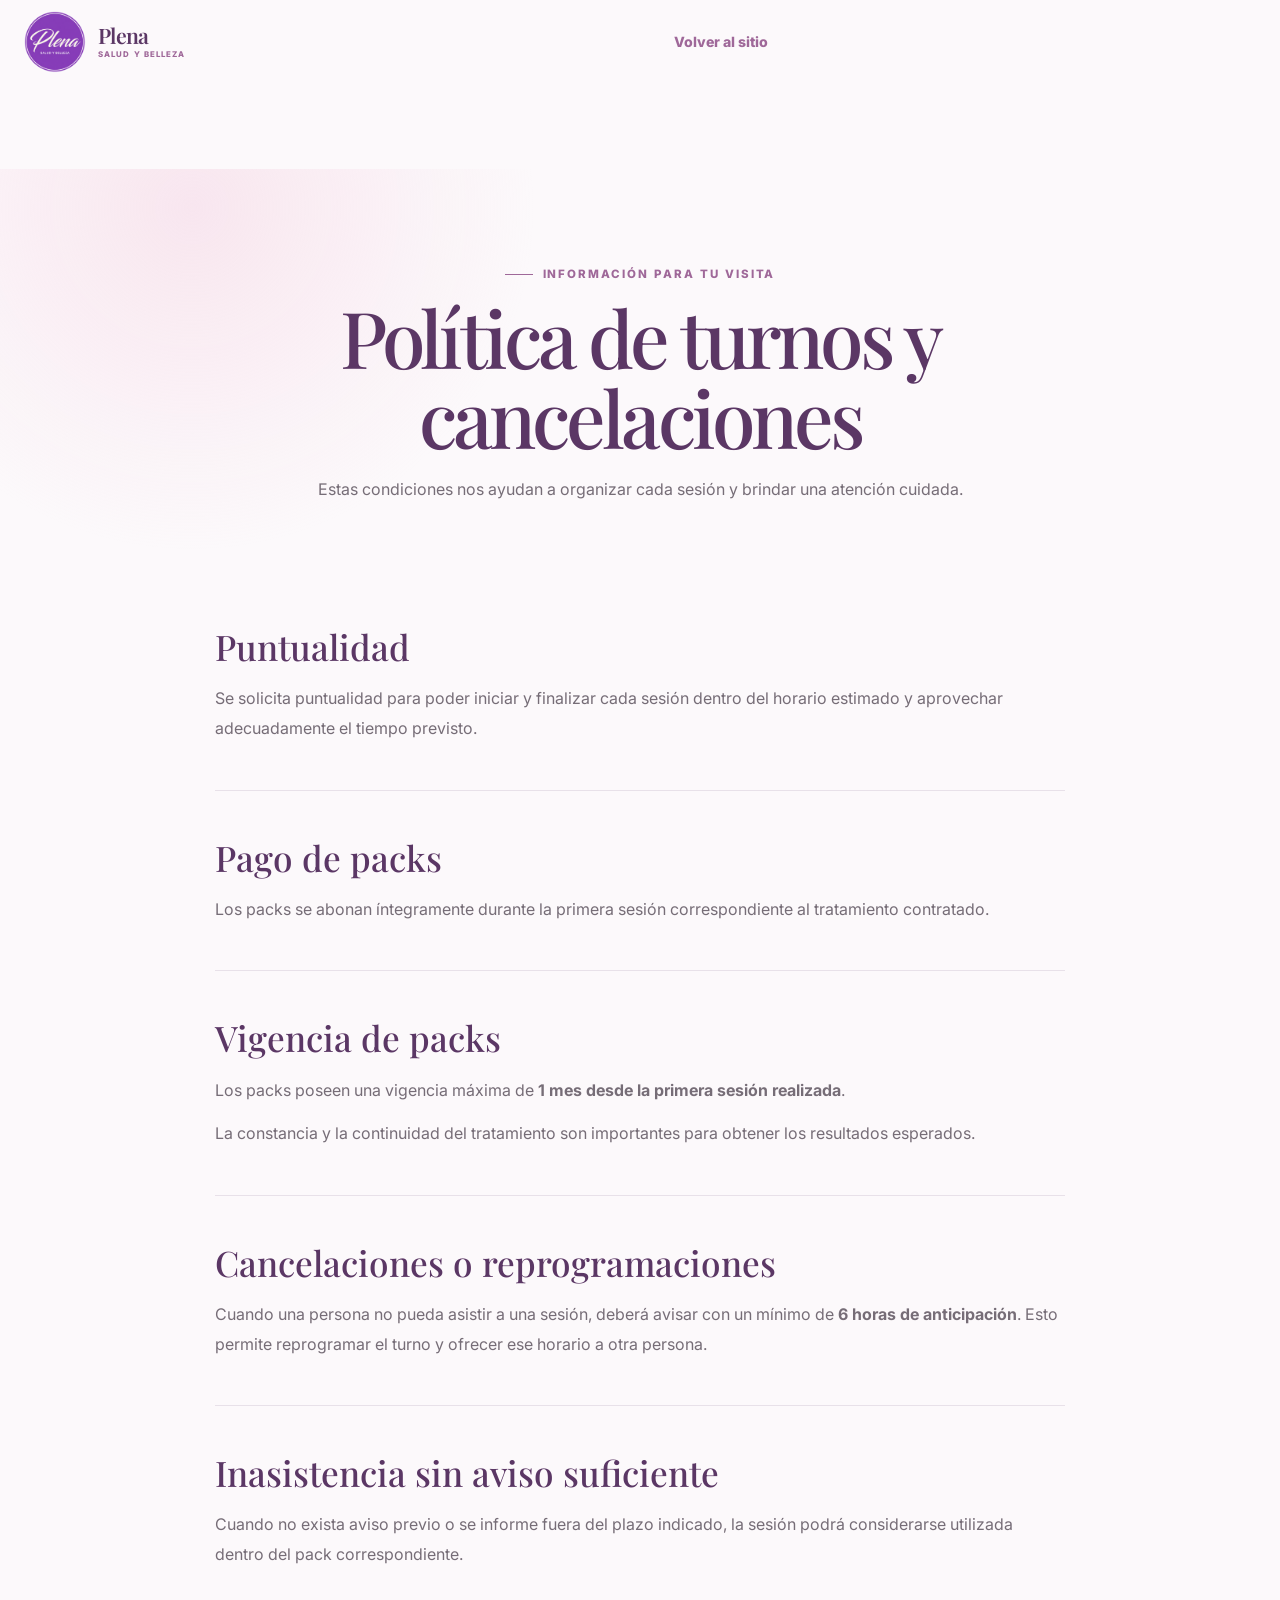
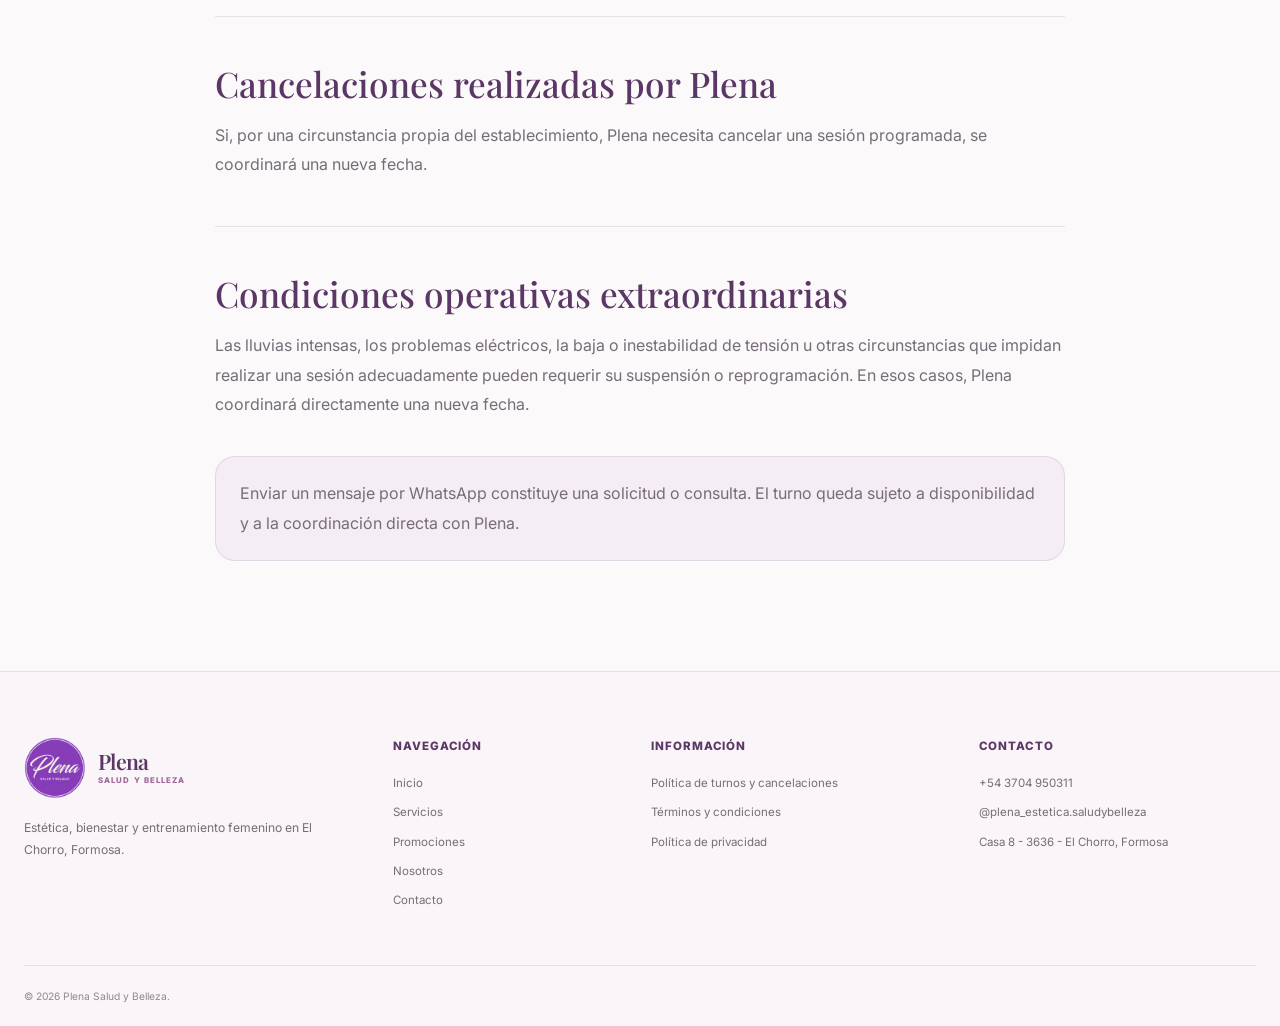
<file: politica-turnos.html>
<!DOCTYPE html>
<html lang="es">
<head>
    <meta charset="UTF-8">
    <meta name="viewport" content="width=device-width, initial-scale=1.0">
    <meta name="description" content="Conocé las condiciones de puntualidad, packs, cancelaciones y reprogramaciones de Plena Salud y Belleza.">
    <meta name="theme-color" content="#FCF9FB">
    <title>Política de turnos y cancelaciones | Plena Salud y Belleza</title>
    <link rel="icon" href="public/favicon/favicon.ico" sizes="any">
    <link rel="preconnect" href="https://fonts.googleapis.com">
    <link rel="preconnect" href="https://fonts.gstatic.com" crossorigin>
    <link href="https://fonts.googleapis.com/css2?family=Inter:wght@400;500;600;700;800&family=Playfair+Display:ital,wght@0,500;0,600;1,500&display=swap" rel="stylesheet">
    <link rel="stylesheet" href="src/css/main.css">
    <link rel="stylesheet" href="src/css/components.css">
    <link rel="stylesheet" href="src/css/responsive.css">
</head>
<body>
    <header class="site-header legal-site-header" id="siteHeader">
        <div class="container">
            <nav class="nav" aria-label="Navegación principal">
                <a href="index.html" class="brand" aria-label="Plena Salud y Belleza - Inicio">
                    <img src="public/images/branding/logotipo-plena.png" alt="Logotipo de Plena Salud y Belleza" class="brand-logo">
                    <span class="brand-copy"><strong>Plena</strong><small>SALUD Y BELLEZA</small></span>
                </a>
                <div class="desktop-nav"><a class="nav-link-home" href="index.html">Volver al sitio</a></div>
            </nav>
        </div>
    </header>
    <main class="legal-page">
        <header class="legal-hero">
            <div class="container">
                <span class="eyebrow">Información para tu visita</span>
                <h1>Política de turnos y cancelaciones</h1>
                <p>Estas condiciones nos ayudan a organizar cada sesión y brindar una atención cuidada.</p>
            </div>
        </header>
        <article class="legal-content">
            <section aria-labelledby="puntualidad"><h2 id="puntualidad">Puntualidad</h2><p>Se solicita puntualidad para poder iniciar y finalizar cada sesión dentro del horario estimado y aprovechar adecuadamente el tiempo previsto.</p></section>
            <section aria-labelledby="pago-packs"><h2 id="pago-packs">Pago de packs</h2><p>Los packs se abonan íntegramente durante la primera sesión correspondiente al tratamiento contratado.</p></section>
            <section aria-labelledby="vigencia-packs"><h2 id="vigencia-packs">Vigencia de packs</h2><p>Los packs poseen una vigencia máxima de <strong>1 mes desde la primera sesión realizada</strong>.</p><p>La constancia y la continuidad del tratamiento son importantes para obtener los resultados esperados.</p></section>
            <section aria-labelledby="cancelaciones-clienta"><h2 id="cancelaciones-clienta">Cancelaciones o reprogramaciones</h2><p>Cuando una persona no pueda asistir a una sesión, deberá avisar con un mínimo de <strong>6 horas de anticipación</strong>. Esto permite reprogramar el turno y ofrecer ese horario a otra persona.</p></section>
            <section aria-labelledby="inasistencia"><h2 id="inasistencia">Inasistencia sin aviso suficiente</h2><p>Cuando no exista aviso previo o se informe fuera del plazo indicado, la sesión podrá considerarse utilizada dentro del pack correspondiente.</p></section>
            <section aria-labelledby="cancelaciones-plena"><h2 id="cancelaciones-plena">Cancelaciones realizadas por Plena</h2><p>Si, por una circunstancia propia del establecimiento, Plena necesita cancelar una sesión programada, se coordinará una nueva fecha.</p></section>
            <section aria-labelledby="condiciones-extraordinarias"><h2 id="condiciones-extraordinarias">Condiciones operativas extraordinarias</h2><p>Las lluvias intensas, los problemas eléctricos, la baja o inestabilidad de tensión u otras circunstancias que impidan realizar una sesión adecuadamente pueden requerir su suspensión o reprogramación. En esos casos, Plena coordinará directamente una nueva fecha.</p></section>
            <p class="legal-note">Enviar un mensaje por WhatsApp constituye una solicitud o consulta. El turno queda sujeto a disponibilidad y a la coordinación directa con Plena.</p>
        </article>
    </main>
    <footer class="footer legal-footer"><div class="container"><div class="footer-grid">
        <div class="footer-brand"><a href="index.html" class="brand"><img src="public/images/branding/logotipo-plena.png" alt="" class="brand-logo"><span class="brand-copy"><strong>Plena</strong><small>SALUD Y BELLEZA</small></span></a><p>Estética, bienestar y entrenamiento femenino en El Chorro, Formosa.</p></div>
        <div class="footer-column"><h3>Navegación</h3><ul class="footer-links"><li><a href="index.html">Inicio</a></li><li><a href="index.html#servicios">Servicios</a></li><li><a href="index.html#novedades">Promociones</a></li><li><a href="index.html#nosotros">Nosotros</a></li><li><a href="index.html#ubicacion">Contacto</a></li></ul></div>
        <div class="footer-column"><h3>Información</h3><ul class="footer-links"><li><a href="politica-turnos.html" aria-current="page">Política de turnos y cancelaciones</a></li><li><a href="terminos-y-condiciones.html">Términos y condiciones</a></li><li><a href="privacidad.html">Política de privacidad</a></li></ul></div>
        <div class="footer-column"><h3>Contacto</h3><ul class="footer-links"><li>+54 3704 950311</li><li>@plena_estetica.saludybelleza</li><li>Casa 8 - 3636 - El Chorro, Formosa</li></ul></div>
    </div><div class="footer-bottom"><span>© <span id="currentYear"></span> Plena Salud y Belleza.</span></div></div></footer>
    <script src="src/js/main.js" defer></script>
</body>
</html>
</file>
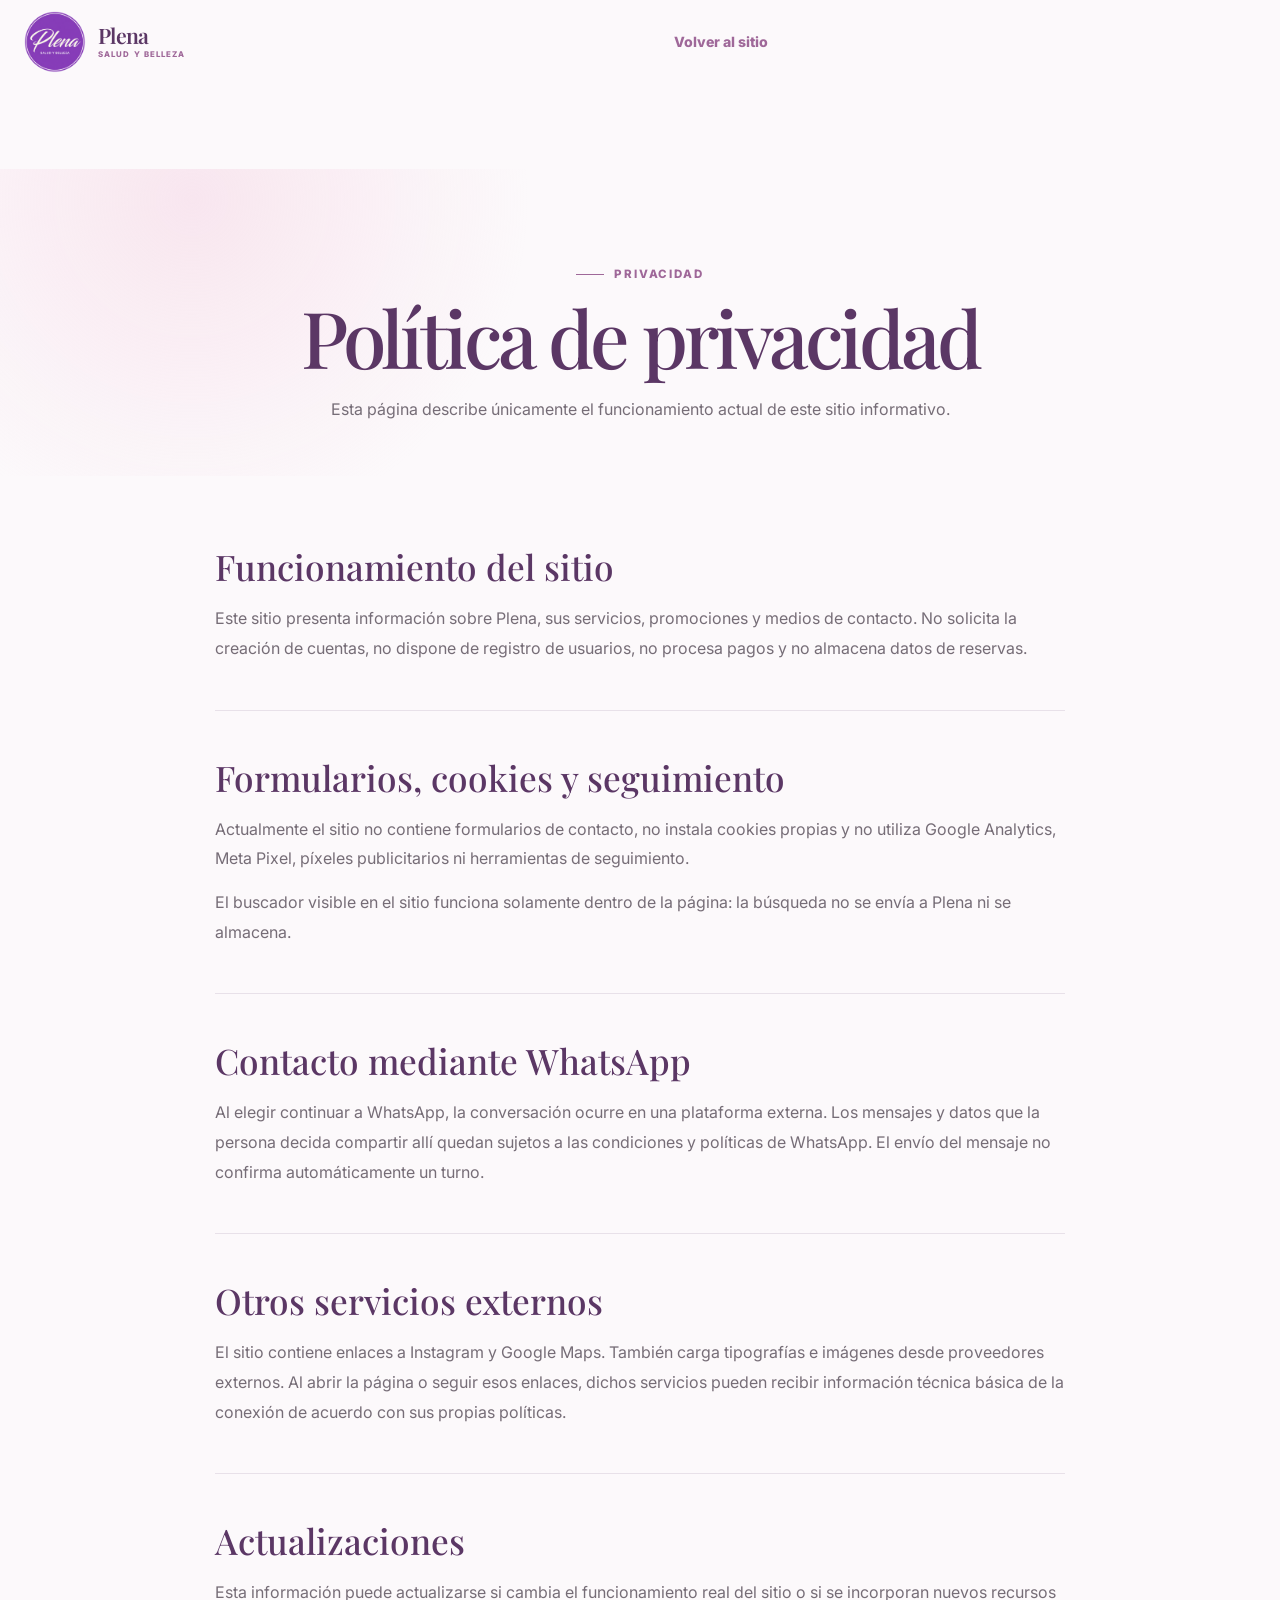
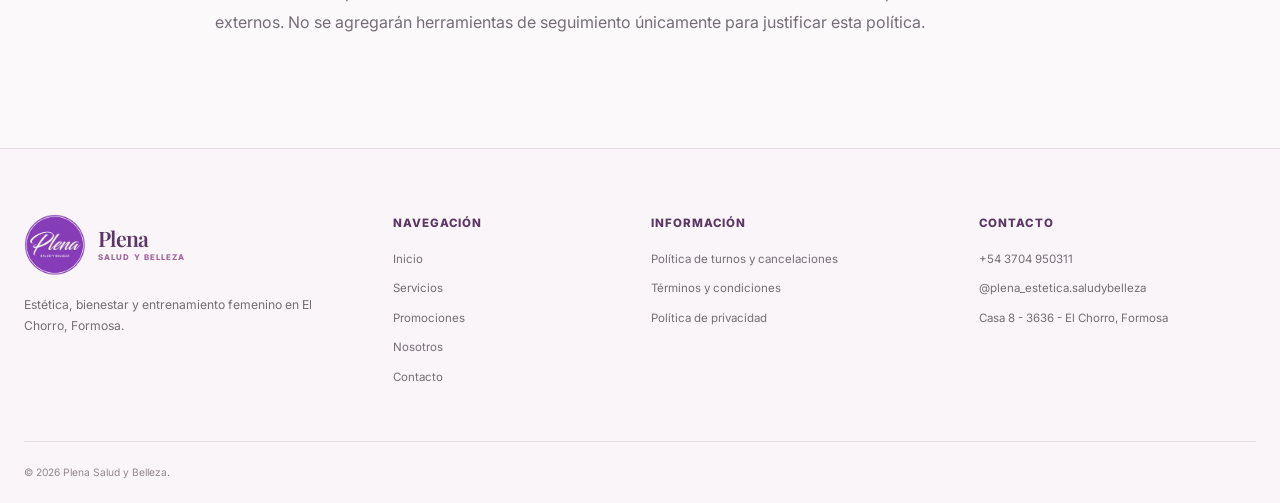
<file: privacidad.html>
<!DOCTYPE html>
<html lang="es">
<head>
    <meta charset="UTF-8">
    <meta name="viewport" content="width=device-width, initial-scale=1.0">
    <meta name="description" content="Información clara sobre privacidad y servicios externos utilizados por el sitio de Plena Salud y Belleza.">
    <meta name="theme-color" content="#FCF9FB">
    <title>Política de privacidad | Plena Salud y Belleza</title>
    <link rel="icon" href="public/favicon/favicon.ico" sizes="any">
    <link rel="preconnect" href="https://fonts.googleapis.com">
    <link rel="preconnect" href="https://fonts.gstatic.com" crossorigin>
    <link href="https://fonts.googleapis.com/css2?family=Inter:wght@400;500;600;700;800&family=Playfair+Display:ital,wght@0,500;0,600;1,500&display=swap" rel="stylesheet">
    <link rel="stylesheet" href="src/css/main.css"><link rel="stylesheet" href="src/css/components.css"><link rel="stylesheet" href="src/css/responsive.css">
</head>
<body>
    <header class="site-header legal-site-header" id="siteHeader"><div class="container"><nav class="nav" aria-label="Navegación principal"><a href="index.html" class="brand" aria-label="Plena Salud y Belleza - Inicio"><img src="public/images/branding/logotipo-plena.png" alt="Logotipo de Plena Salud y Belleza" class="brand-logo"><span class="brand-copy"><strong>Plena</strong><small>SALUD Y BELLEZA</small></span></a><div class="desktop-nav"><a class="nav-link-home" href="index.html">Volver al sitio</a></div></nav></div></header>
    <main class="legal-page">
        <header class="legal-hero"><div class="container"><span class="eyebrow">Privacidad</span><h1>Política de privacidad</h1><p>Esta página describe únicamente el funcionamiento actual de este sitio informativo.</p></div></header>
        <article class="legal-content">
            <section><h2>Funcionamiento del sitio</h2><p>Este sitio presenta información sobre Plena, sus servicios, promociones y medios de contacto. No solicita la creación de cuentas, no dispone de registro de usuarios, no procesa pagos y no almacena datos de reservas.</p></section>
            <section><h2>Formularios, cookies y seguimiento</h2><p>Actualmente el sitio no contiene formularios de contacto, no instala cookies propias y no utiliza Google Analytics, Meta Pixel, píxeles publicitarios ni herramientas de seguimiento.</p><p>El buscador visible en el sitio funciona solamente dentro de la página: la búsqueda no se envía a Plena ni se almacena.</p></section>
            <section><h2>Contacto mediante WhatsApp</h2><p>Al elegir continuar a WhatsApp, la conversación ocurre en una plataforma externa. Los mensajes y datos que la persona decida compartir allí quedan sujetos a las condiciones y políticas de WhatsApp. El envío del mensaje no confirma automáticamente un turno.</p></section>
            <section><h2>Otros servicios externos</h2><p>El sitio contiene enlaces a Instagram y Google Maps. También carga tipografías e imágenes desde proveedores externos. Al abrir la página o seguir esos enlaces, dichos servicios pueden recibir información técnica básica de la conexión de acuerdo con sus propias políticas.</p></section>
            <section><h2>Actualizaciones</h2><p>Esta información puede actualizarse si cambia el funcionamiento real del sitio o si se incorporan nuevos recursos externos. No se agregarán herramientas de seguimiento únicamente para justificar esta política.</p></section>
        </article>
    </main>
    <footer class="footer legal-footer"><div class="container"><div class="footer-grid">
        <div class="footer-brand"><a href="index.html" class="brand"><img src="public/images/branding/logotipo-plena.png" alt="" class="brand-logo"><span class="brand-copy"><strong>Plena</strong><small>SALUD Y BELLEZA</small></span></a><p>Estética, bienestar y entrenamiento femenino en El Chorro, Formosa.</p></div>
        <div class="footer-column"><h3>Navegación</h3><ul class="footer-links"><li><a href="index.html">Inicio</a></li><li><a href="index.html#servicios">Servicios</a></li><li><a href="index.html#novedades">Promociones</a></li><li><a href="index.html#nosotros">Nosotros</a></li><li><a href="index.html#ubicacion">Contacto</a></li></ul></div>
        <div class="footer-column"><h3>Información</h3><ul class="footer-links"><li><a href="politica-turnos.html">Política de turnos y cancelaciones</a></li><li><a href="terminos-y-condiciones.html">Términos y condiciones</a></li><li><a href="privacidad.html" aria-current="page">Política de privacidad</a></li></ul></div>
        <div class="footer-column"><h3>Contacto</h3><ul class="footer-links"><li>+54 3704 950311</li><li>@plena_estetica.saludybelleza</li><li>Casa 8 - 3636 - El Chorro, Formosa</li></ul></div>
    </div><div class="footer-bottom"><span>© <span id="currentYear"></span> Plena Salud y Belleza.</span></div></div></footer>
    <script src="src/js/main.js" defer></script>
</body>
</html>
</file>
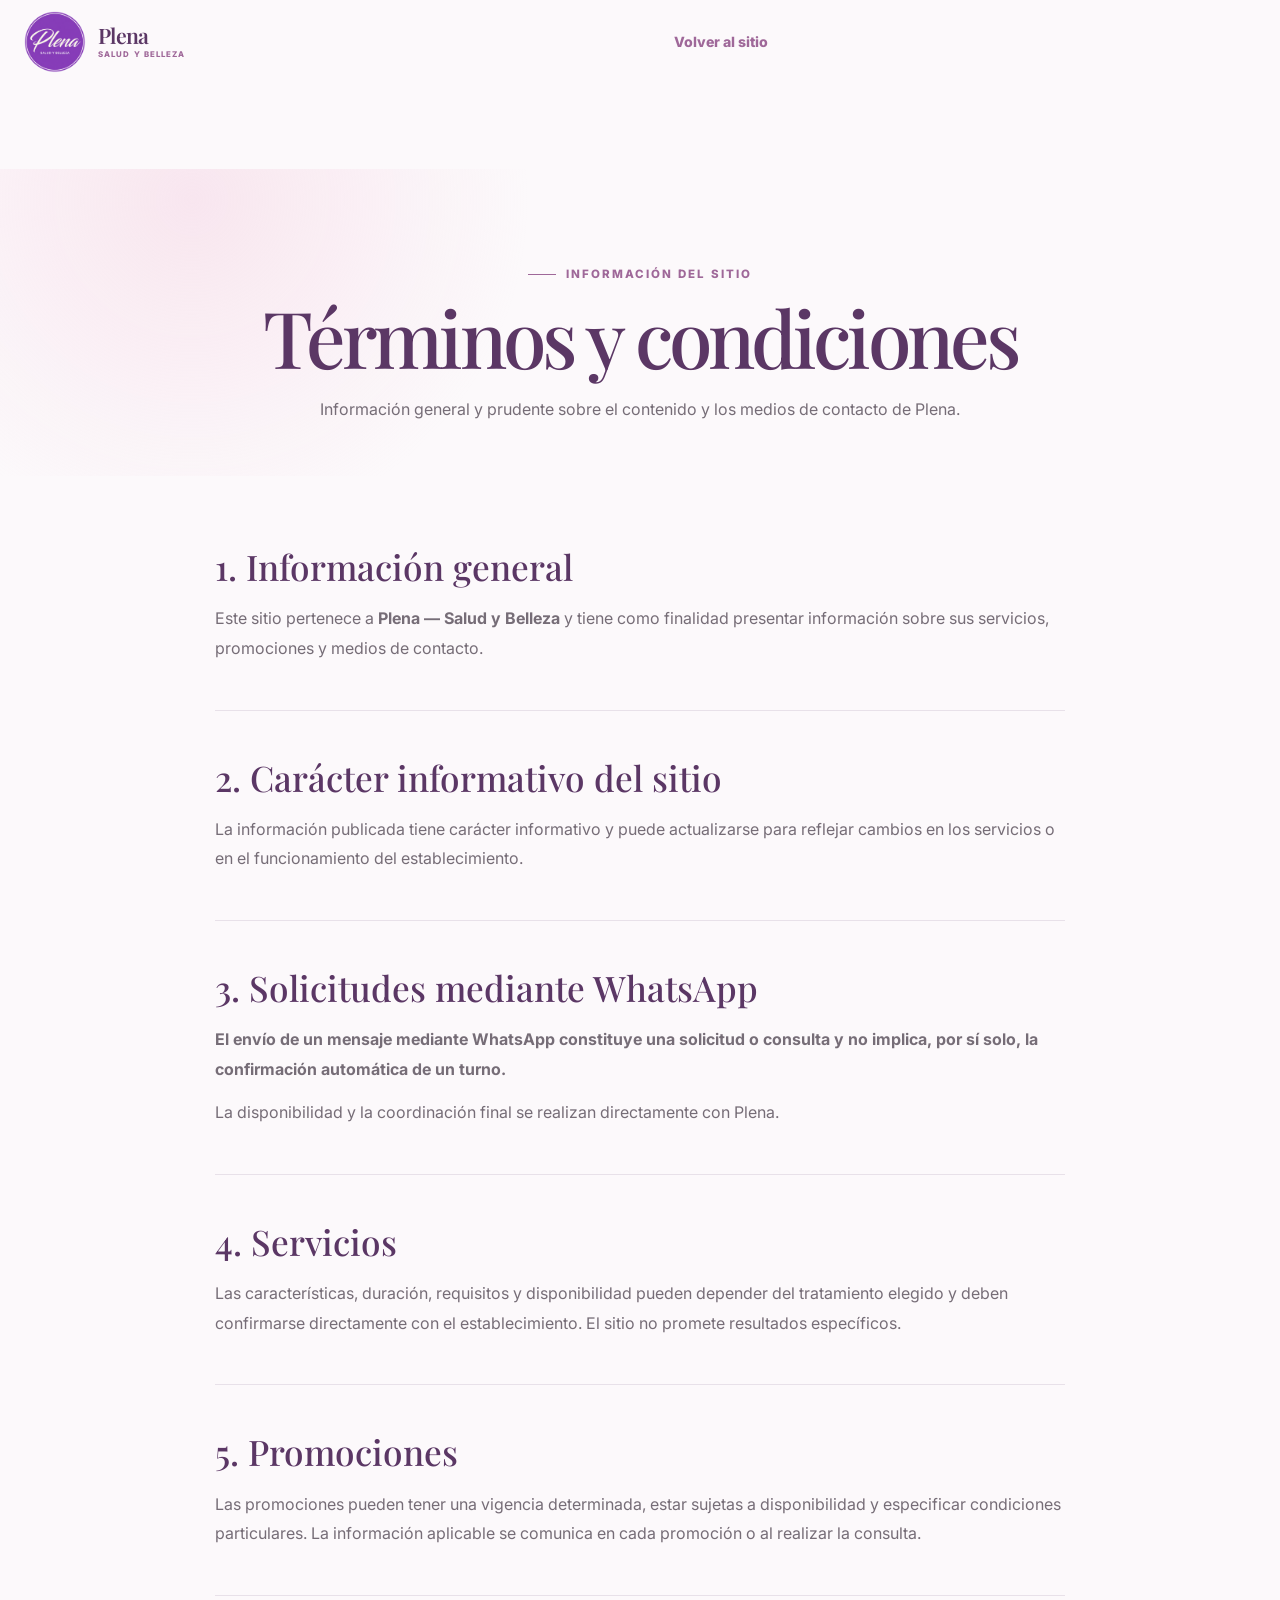
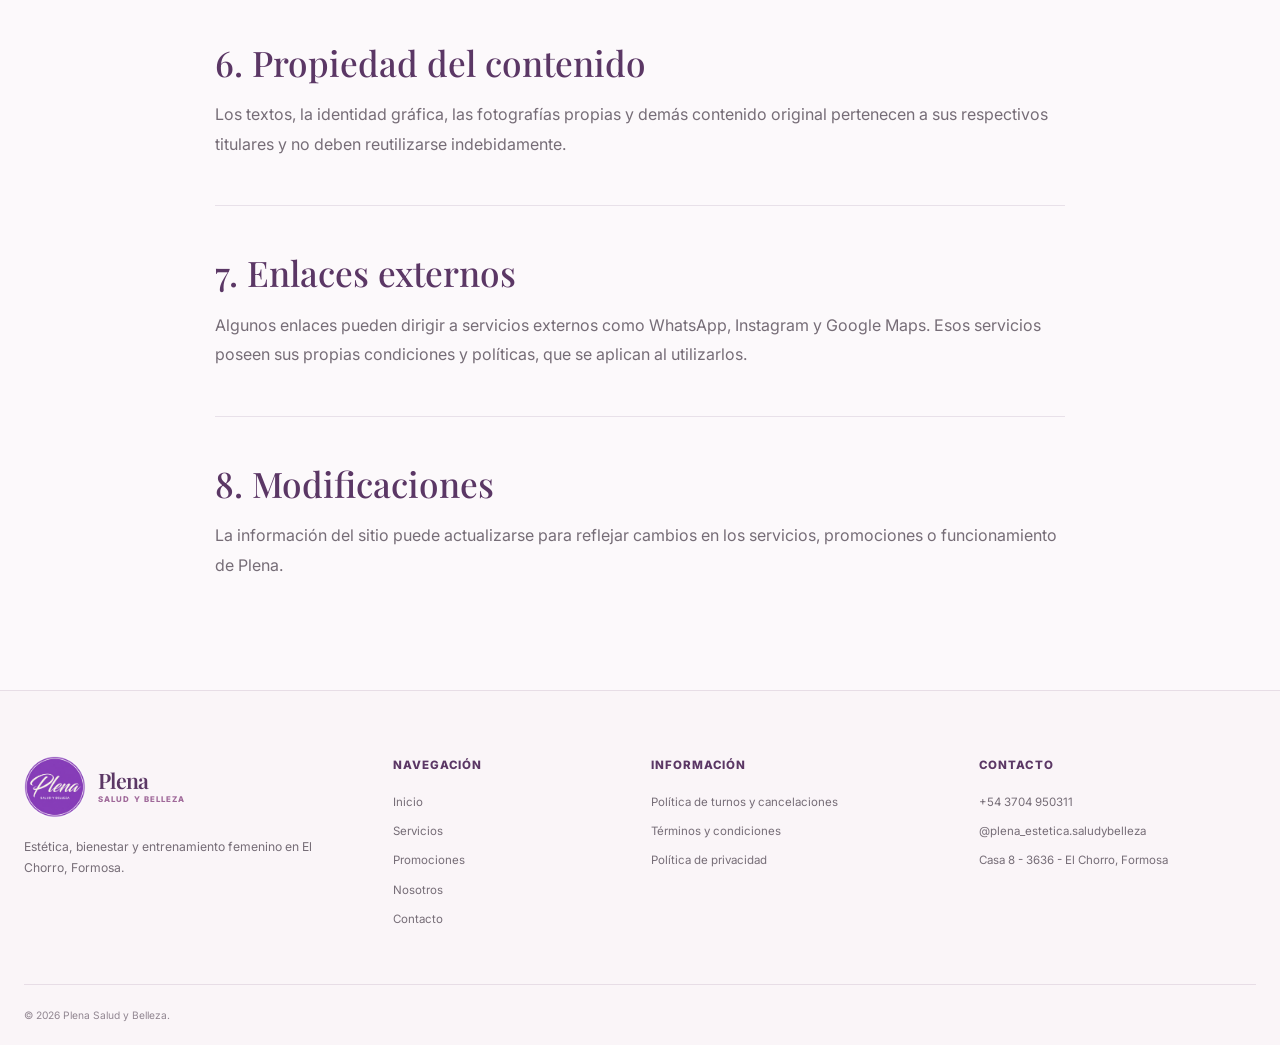
<file: terminos-y-condiciones.html>
<!DOCTYPE html>
<html lang="es">
<head>
    <meta charset="UTF-8">
    <meta name="viewport" content="width=device-width, initial-scale=1.0">
    <meta name="description" content="Información general sobre el uso del sitio, los servicios, promociones y canales externos de Plena Salud y Belleza.">
    <meta name="theme-color" content="#FCF9FB">
    <title>Términos y condiciones | Plena Salud y Belleza</title>
    <link rel="icon" href="public/favicon/favicon.ico" sizes="any">
    <link rel="preconnect" href="https://fonts.googleapis.com">
    <link rel="preconnect" href="https://fonts.gstatic.com" crossorigin>
    <link href="https://fonts.googleapis.com/css2?family=Inter:wght@400;500;600;700;800&family=Playfair+Display:ital,wght@0,500;0,600;1,500&display=swap" rel="stylesheet">
    <link rel="stylesheet" href="src/css/main.css"><link rel="stylesheet" href="src/css/components.css"><link rel="stylesheet" href="src/css/responsive.css">
</head>
<body>
    <header class="site-header legal-site-header" id="siteHeader"><div class="container"><nav class="nav" aria-label="Navegación principal"><a href="index.html" class="brand" aria-label="Plena Salud y Belleza - Inicio"><img src="public/images/branding/logotipo-plena.png" alt="Logotipo de Plena Salud y Belleza" class="brand-logo"><span class="brand-copy"><strong>Plena</strong><small>SALUD Y BELLEZA</small></span></a><div class="desktop-nav"><a class="nav-link-home" href="index.html">Volver al sitio</a></div></nav></div></header>
    <main class="legal-page">
        <header class="legal-hero"><div class="container"><span class="eyebrow">Información del sitio</span><h1>Términos y condiciones</h1><p>Información general y prudente sobre el contenido y los medios de contacto de Plena.</p></div></header>
        <article class="legal-content">
            <section><h2>1. Información general</h2><p>Este sitio pertenece a <strong>Plena — Salud y Belleza</strong> y tiene como finalidad presentar información sobre sus servicios, promociones y medios de contacto.</p></section>
            <section><h2>2. Carácter informativo del sitio</h2><p>La información publicada tiene carácter informativo y puede actualizarse para reflejar cambios en los servicios o en el funcionamiento del establecimiento.</p></section>
            <section><h2>3. Solicitudes mediante WhatsApp</h2><p><strong>El envío de un mensaje mediante WhatsApp constituye una solicitud o consulta y no implica, por sí solo, la confirmación automática de un turno.</strong></p><p>La disponibilidad y la coordinación final se realizan directamente con Plena.</p></section>
            <section><h2>4. Servicios</h2><p>Las características, duración, requisitos y disponibilidad pueden depender del tratamiento elegido y deben confirmarse directamente con el establecimiento. El sitio no promete resultados específicos.</p></section>
            <section><h2>5. Promociones</h2><p>Las promociones pueden tener una vigencia determinada, estar sujetas a disponibilidad y especificar condiciones particulares. La información aplicable se comunica en cada promoción o al realizar la consulta.</p></section>
            <section><h2>6. Propiedad del contenido</h2><p>Los textos, la identidad gráfica, las fotografías propias y demás contenido original pertenecen a sus respectivos titulares y no deben reutilizarse indebidamente.</p></section>
            <section><h2>7. Enlaces externos</h2><p>Algunos enlaces pueden dirigir a servicios externos como WhatsApp, Instagram y Google Maps. Esos servicios poseen sus propias condiciones y políticas, que se aplican al utilizarlos.</p></section>
            <section><h2>8. Modificaciones</h2><p>La información del sitio puede actualizarse para reflejar cambios en los servicios, promociones o funcionamiento de Plena.</p></section>
        </article>
    </main>
    <footer class="footer legal-footer"><div class="container"><div class="footer-grid">
        <div class="footer-brand"><a href="index.html" class="brand"><img src="public/images/branding/logotipo-plena.png" alt="" class="brand-logo"><span class="brand-copy"><strong>Plena</strong><small>SALUD Y BELLEZA</small></span></a><p>Estética, bienestar y entrenamiento femenino en El Chorro, Formosa.</p></div>
        <div class="footer-column"><h3>Navegación</h3><ul class="footer-links"><li><a href="index.html">Inicio</a></li><li><a href="index.html#servicios">Servicios</a></li><li><a href="index.html#novedades">Promociones</a></li><li><a href="index.html#nosotros">Nosotros</a></li><li><a href="index.html#ubicacion">Contacto</a></li></ul></div>
        <div class="footer-column"><h3>Información</h3><ul class="footer-links"><li><a href="politica-turnos.html">Política de turnos y cancelaciones</a></li><li><a href="terminos-y-condiciones.html" aria-current="page">Términos y condiciones</a></li><li><a href="privacidad.html">Política de privacidad</a></li></ul></div>
        <div class="footer-column"><h3>Contacto</h3><ul class="footer-links"><li>+54 3704 950311</li><li>@plena_estetica.saludybelleza</li><li>Casa 8 - 3636 - El Chorro, Formosa</li></ul></div>
    </div><div class="footer-bottom"><span>© <span id="currentYear"></span> Plena Salud y Belleza.</span></div></div></footer>
    <script src="src/js/main.js" defer></script>
</body>
</html>
</file>
<file: src/css/main.css>
:root {
            --rosa-claro: #F3CCDE;
            --rosa-malva: #D6A8C4;
            --malva: #BA82AE;
            --violeta-malva: #9F6899;
            --ciruela: #5B3765;

            --violeta-plena: #914CC0;
            --violeta-claro: #C7A7EC;
            --lavanda: #E5D7FA;

            --fondo: #FCF9FB;
            --texto: #302A31;
            --blanco: #FFFFFF;

            --gris: #766D77;
            --gris-claro: #F4EEF4;

            --borde: rgba(91, 55, 101, 0.12);
            --borde-fuerte: rgba(91, 55, 101, 0.20);

            --sombra:
                0 18px 55px rgba(91, 55, 101, 0.08);

            --sombra-card:
                0 18px 45px rgba(91, 55, 101, 0.10);

            --radio-sm: 12px;
            --radio-md: 20px;
            --radio-lg: 32px;
            --radio-xl: 46px;

            --container: 1280px;
            --header-height: 84px;

            --transicion: 260ms ease;
        }

        * {
            box-sizing: border-box;
            margin: 0;
            padding: 0;
        }

        html {
            scroll-behavior: smooth;
            scroll-padding-top: 105px;
        }

        body {
            min-width: 320px;
            overflow-x: hidden;
            background: var(--fondo);
            color: var(--texto);
            font-family: "Inter", sans-serif;
            line-height: 1.6;
            -webkit-font-smoothing: antialiased;
        }

        body.menu-open {
            overflow: hidden;
        }

        img {
            display: block;
            width: 100%;
            max-width: 100%;
        }

        a {
            color: inherit;
            text-decoration: none;
        }

        button,
        input {
            font: inherit;
        }

        button {
            border: 0;
        }

        ul {
            list-style: none;
        }

        button,
        a {
            -webkit-tap-highlight-color: transparent;
        }

        ::selection {
            background: var(--rosa-claro);
            color: var(--ciruela);
        }

        :focus-visible {
            outline: 3px solid rgba(145, 76, 192, 0.35);
            outline-offset: 4px;
        }

        .container {
            width: min(calc(100% - 48px), var(--container));
            margin-inline: auto;
        }

        .section {
            padding: 110px 0;
        }

        .section-soft {
            background:
                radial-gradient(circle at 12% 12%,
                    rgba(243, 204, 222, 0.27),
                    transparent 25%),
                rgba(255, 255, 255, 0.55);
        }

        .eyebrow {
            display: inline-flex;
            align-items: center;
            gap: 10px;
            color: var(--violeta-malva);
            font-size: 0.72rem;
            font-weight: 800;
            letter-spacing: 0.17em;
            line-height: 1.2;
            text-transform: uppercase;
        }

        .eyebrow::before {
            width: 28px;
            height: 1px;
            background: currentColor;
            content: "";
        }

        .section-title,
        .display-title {
            color: var(--ciruela);
            font-family: "Playfair Display", serif;
            font-weight: 500;
            letter-spacing: -0.045em;
            line-height: 1.03;
        }

        .section-title {
            margin-top: 13px;
            font-size: clamp(2.35rem, 4vw, 4rem);
        }

        .section-subtitle {
            max-width: 690px;
            margin-top: 17px;
            color: var(--gris);
            font-size: 0.96rem;
            line-height: 1.75;
        }

        .section-heading {
            display: flex;
            align-items: flex-end;
            justify-content: space-between;
            gap: 35px;
            margin-bottom: 46px;
        }

        .section-heading.center {
            display: block;
            margin-bottom: 52px;
            text-align: center;
        }

        .section-heading.center .eyebrow {
            justify-content: center;
        }

        .section-heading.center .section-subtitle {
            margin-inline: auto;
        }

        .btn {
            display: inline-flex;
            min-height: 52px;
            align-items: center;
            justify-content: center;
            gap: 10px;
            border-radius: 999px;
            padding: 13px 24px;
            cursor: pointer;
            font-size: 0.88rem;
            font-weight: 800;
            transition:
                transform var(--transicion),
                background var(--transicion),
                color var(--transicion),
                box-shadow var(--transicion);
        }

        .btn:hover {
            transform: translateY(-2px);
        }

        .btn-primary {
            background: var(--ciruela);
            box-shadow: 0 12px 30px rgba(91, 55, 101, 0.18);
            color: var(--blanco);
        }

        .btn-primary:hover {
            background: #482950;
            box-shadow: 0 16px 35px rgba(91, 55, 101, 0.24);
        }

        .btn-light {
            background: var(--blanco);
            color: var(--ciruela);
        }

        .btn-light:hover {
            background: var(--rosa-claro);
        }

        .btn-outline {
            border: 1px solid var(--borde-fuerte);
            background: rgba(255, 255, 255, 0.7);
            color: var(--ciruela);
        }

        .btn-outline:hover {
            background: var(--blanco);
        }

        .icon {
            width: 20px;
            height: 20px;
            fill: none;
            stroke: currentColor;
            stroke-linecap: round;
            stroke-linejoin: round;
            stroke-width: 1.8;
        }

        .arrow-link {
            display: inline-flex;
            align-items: center;
            gap: 8px;
            color: var(--ciruela);
            font-size: 0.85rem;
            font-weight: 800;
        }

        .arrow-link svg {
            transition: transform var(--transicion);
        }

        .arrow-link:hover svg {
            transform: translateX(4px);
        }

        /* ==================================================
           HEADER
        ================================================== */

        .site-header {
            position: sticky;
            z-index: 1000;
            top: 0;
            width: 100%;
            border-bottom: 1px solid transparent;
            background: rgba(252, 249, 251, 0.88);
            backdrop-filter: blur(18px);
            transition:
                background var(--transicion),
                border-color var(--transicion),
                box-shadow var(--transicion);
        }

        .site-header.scrolled {
            border-color: var(--borde);
            background: rgba(252, 249, 251, 0.97);
            box-shadow: 0 8px 30px rgba(91, 55, 101, 0.06);
        }

        .nav {
            display: grid;
            min-height: var(--header-height);
            grid-template-columns: auto 1fr auto;
            align-items: center;
            gap: 30px;
        }

        .brand {
            display: inline-flex;
            align-items: center;
            gap: 12px;
        }

        .brand-logo {
            width: 62px;
            height: 62px;
            flex: 0 0 auto;
            border-radius: 50%;
            object-fit: contain;
        }

        .brand-copy {
            display: grid;
            line-height: 1;
        }

        .brand-copy strong {
            color: var(--ciruela);
            font-family: "Playfair Display", serif;
            font-size: 1.33rem;
            font-weight: 600;
            letter-spacing: -0.035em;
        }

        .brand-copy small {
            margin-top: 5px;
            color: var(--violeta-malva);
            font-size: 0.49rem;
            font-weight: 800;
            letter-spacing: 0.14em;
        }

        .desktop-nav {
            display: flex;
            align-items: center;
            justify-content: center;
            gap: 27px;
        }

        .nav-link {
            position: relative;
            padding: 30px 0 27px;
            color: #665d66;
            font-size: 0.78rem;
            font-weight: 700;
            white-space: nowrap;
            transition: color var(--transicion);
        }

        .nav-link::after {
            position: absolute;
            right: 50%;
            bottom: 20px;
            left: 50%;
            height: 2px;
            border-radius: 999px;
            background: var(--violeta-malva);
            content: "";
            transition:
                right var(--transicion),
                left var(--transicion);
        }

        .nav-link:hover,
        .nav-link.active {
            color: var(--ciruela);
        }

        .nav-link:hover::after,
        .nav-link.active::after {
            right: 0;
            left: 0;
        }

        .nav-actions {
            display: flex;
            align-items: center;
            gap: 5px;
        }

        .icon-button {
            position: relative;
            display: grid;
            width: 42px;
            height: 42px;
            place-items: center;
            border-radius: 50%;
            background: transparent;
            color: var(--ciruela);
            cursor: pointer;
            transition:
                background var(--transicion),
                transform var(--transicion);
        }

        .icon-button:hover {
            background: var(--rosa-claro);
            transform: translateY(-1px);
        }

        .menu-toggle {
            display: none;
        }

        .mobile-menu {
            display: none;
        }

        /* ==================================================
           HERO
        ================================================== */

        .hero {
            position: relative;
            isolation: isolate;
            overflow: hidden;
            padding: 36px 0 52px;
        }

        .hero::before {
            position: absolute;
            z-index: -2;
            top: -170px;
            left: -220px;
            width: 570px;
            height: 570px;
            border-radius: 50%;
            background: rgba(243, 204, 222, 0.23);
            content: "";
        }

        .hero::after {
            position: absolute;
            z-index: -2;
            right: -220px;
            bottom: -260px;
            width: 620px;
            height: 620px;
            border-radius: 50%;
            background: rgba(199, 167, 236, 0.17);
            content: "";
        }

        .hero-grid {
            display: grid;
            min-height: 660px;
            grid-template-columns: 0.84fr 1.16fr;
            align-items: center;
            gap: 62px;
        }

        .hero-content {
            position: relative;
            z-index: 3;
            padding: 38px 0;
        }

        .hero-kicker {
            display: inline-flex;
            align-items: center;
            gap: 11px;
            margin-bottom: 22px;
            color: var(--violeta-malva);
            font-size: 0.7rem;
            font-weight: 800;
            letter-spacing: 0.18em;
            text-transform: uppercase;
        }

        .hero-kicker::before {
            width: 32px;
            height: 1px;
            background: currentColor;
            content: "";
        }

        .display-title {
            max-width: 650px;
            font-size: clamp(4rem, 6vw, 6.8rem);
        }

        .display-title em {
            color: var(--violeta-malva);
            font-weight: inherit;
        }

        .hero-description {
            max-width: 555px;
            margin: 27px 0 34px;
            color: var(--gris);
            font-size: 1rem;
            line-height: 1.8;
        }

        .hero-actions {
            display: flex;
            align-items: center;
            flex-wrap: wrap;
            gap: 14px;
        }

        .hero-visual {
            position: relative;
            min-height: 650px;
        }

        .hero-main-image {
            position: absolute;
            inset: 0;
            overflow: hidden;
            border-radius: 12px 12px 110px 12px;
            background: var(--rosa-claro);
            box-shadow: var(--sombra);
        }

        .hero-main-image img {
            width: 100%;
            height: 100%;
            object-fit: cover;
            object-position: center;
        }

        .hero-main-image::after {
            position: absolute;
            inset: 0;
            background:
                linear-gradient(180deg,
                    transparent 48%,
                    rgba(48, 42, 49, 0.12));
            content: "";
        }

        .hero-badge {
            position: absolute;
            z-index: 5;
            top: 60px;
            left: -58px;
            display: grid;
            width: 140px;
            height: 140px;
            place-items: center;
            border: 1px solid var(--borde);
            border-radius: 50%;
            background: rgba(255, 255, 255, 0.95);
            box-shadow: var(--sombra);
            text-align: center;
            backdrop-filter: blur(12px);
        }

        .hero-badge strong {
            display: block;
            color: var(--ciruela);
            font-family: "Playfair Display", serif;
            font-size: 1.7rem;
            line-height: 1;
        }

        .hero-badge span {
            display: block;
            margin-top: 6px;
            color: var(--gris);
            font-size: 0.58rem;
            font-weight: 800;
            letter-spacing: 0.09em;
            text-transform: uppercase;
        }

        .hero-info-card {
            position: absolute;
            z-index: 5;
            right: 24px;
            bottom: 24px;
            display: flex;
            max-width: 245px;
            align-items: center;
            gap: 12px;
            border: 1px solid rgba(255, 255, 255, 0.68);
            border-radius: var(--radio-md);
            padding: 14px;
            background: rgba(255, 255, 255, 0.92);
            box-shadow: var(--sombra);
            backdrop-filter: blur(12px);
        }

        .hero-info-icon {
            display: grid;
            width: 44px;
            height: 44px;
            flex: 0 0 auto;
            place-items: center;
            border-radius: 50%;
            background: var(--rosa-claro);
            color: var(--ciruela);
        }

        .hero-info-card strong {
            display: block;
            color: var(--ciruela);
            font-size: 0.75rem;
        }

        .hero-info-card span {
            display: block;
            margin-top: 2px;
            color: var(--gris);
            font-size: 0.66rem;
            line-height: 1.45;
        }

        /* ==================================================
           BENEFICIOS
        ================================================== */

        .benefits {
            padding: 20px 0 30px;
        }

        .benefits-grid {
            display: grid;
            grid-template-columns: repeat(4, 1fr);
            border-top: 1px solid var(--borde);
            border-bottom: 1px solid var(--borde);
        }

        .benefit {
            display: grid;
            grid-template-columns: 44px 1fr;
            align-items: center;
            gap: 14px;
            padding: 25px 20px;
        }

        .benefit+.benefit {
            border-left: 1px solid var(--borde);
        }

        .benefit-icon {
            display: grid;
            width: 44px;
            height: 44px;
            place-items: center;
            border-radius: 50%;
            background: rgba(243, 204, 222, 0.5);
            color: var(--ciruela);
        }

        .benefit h3 {
            margin-bottom: 3px;
            color: var(--ciruela);
            font-family: "Playfair Display", serif;
            font-size: 1rem;
        }

        .benefit p {
            color: var(--gris);
            font-size: 0.7rem;
        }

        /* ==================================================
           AVISOS / PROMOCIONES
        ================================================== */

        .news-section {
            padding: 95px 0 110px;
        }

        .news-grid {
            display: grid;
            grid-template-columns: 1.25fr 0.75fr;
            gap: 24px;
        }

        .promo-main {
            position: relative;
            min-height: 535px;
            overflow: hidden;
            border-radius: var(--radio-lg);
            background: var(--ciruela);
            box-shadow: var(--sombra);
        }

        .promo-main-image {
            position: absolute;
            inset: 0;
        }

        .promo-main-image img {
            width: 100%;
            height: 100%;
            object-fit: cover;
        }

        .promo-main-image::after {
            position: absolute;
            inset: 0;
            background:
                linear-gradient(90deg,
                    rgba(48, 26, 57, 0.92) 0%,
                    rgba(48, 26, 57, 0.78) 38%,
                    rgba(48, 26, 57, 0.32) 68%,
                    rgba(48, 26, 57, 0.05) 100%);
            content: "";
        }

        .promo-main-content {
            position: relative;
            z-index: 3;
            display: flex;
            max-width: 620px;
            min-height: 535px;
            align-items: flex-start;
            justify-content: center;
            flex-direction: column;
            padding: 54px;
            color: var(--blanco);
        }

        .promo-chip {
            display: inline-flex;
            align-items: center;
            gap: 7px;
            margin-bottom: 19px;
            border: 1px solid rgba(255, 255, 255, 0.26);
            border-radius: 999px;
            padding: 7px 12px;
            background: rgba(255, 255, 255, 0.12);
            color: var(--blanco);
            font-size: 0.65rem;
            font-weight: 800;
            letter-spacing: 0.08em;
            text-transform: uppercase;
            backdrop-filter: blur(10px);
        }

        .promo-main h3 {
            max-width: 510px;
            margin-bottom: 14px;
            color: var(--blanco);
            font-family: "Playfair Display", serif;
            font-size: clamp(2.6rem, 4.2vw, 4.65rem);
            font-weight: 500;
            letter-spacing: -0.045em;
            line-height: 0.98;
        }

        .promo-main .lead {
            max-width: 500px;
            margin-bottom: 13px;
            color: rgba(255, 255, 255, 0.86);
            font-size: 0.91rem;
            line-height: 1.7;
        }

        .promo-main .promo-extra {
            max-width: 500px;
            margin-bottom: 26px;
            color: var(--rosa-claro);
            font-size: 0.77rem;
            font-weight: 700;
            line-height: 1.65;
        }

        .promo-side {
            display: grid;
            gap: 24px;
        }

        .notice-card {
            position: relative;
            isolation: isolate;
            overflow: hidden;
            min-height: 255px;
            border: 1px solid var(--borde);
            border-radius: var(--radio-lg);
            padding: 30px;
            background:
                radial-gradient(circle at 100% 0%,
                    rgba(243, 204, 222, 0.6),
                    transparent 40%),
                var(--blanco);
            box-shadow: 0 10px 35px rgba(91, 55, 101, 0.05);
        }

        .notice-card::after {
            position: absolute;
            z-index: -1;
            right: -55px;
            bottom: -60px;
            width: 190px;
            height: 190px;
            border: 28px solid rgba(159, 104, 153, 0.08);
            border-radius: 50%;
            content: "";
        }

        .notice-card.dark {
            border-color: transparent;
            background:
                linear-gradient(135deg,
                    var(--ciruela),
                    #805184);
            color: var(--blanco);
        }

        .notice-label {
            display: inline-flex;
            margin-bottom: 13px;
            border-radius: 999px;
            padding: 5px 10px;
            background: var(--rosa-claro);
            color: var(--ciruela);
            font-size: 0.59rem;
            font-weight: 800;
            letter-spacing: 0.08em;
            text-transform: uppercase;
        }

        .notice-card.dark .notice-label {
            background: rgba(255, 255, 255, 0.13);
            color: var(--blanco);
        }

        .notice-card h3 {
            max-width: 370px;
            margin-bottom: 12px;
            color: var(--ciruela);
            font-family: "Playfair Display", serif;
            font-size: 1.65rem;
            line-height: 1.15;
        }

        .notice-card.dark h3 {
            color: var(--blanco);
        }

        .notice-card p {
            max-width: 390px;
            color: var(--gris);
            font-size: 0.77rem;
            line-height: 1.65;
        }

        .notice-card.dark p {
            color: rgba(255, 255, 255, 0.76);
        }

        .notice-card .arrow-link {
            margin-top: 19px;
        }

        .notice-card.dark .arrow-link {
            color: var(--rosa-claro);
        }

        /* ==================================================
           SERVICIOS
        ================================================== */

        .services-grid {
            display: grid;
            grid-template-columns: repeat(4, minmax(0, 1fr));
            gap: 20px;
        }

        .service-card {
            position: relative;
            overflow: hidden;
            border: 1px solid var(--borde);
            border-radius: var(--radio-md);
            background: var(--blanco);
            transition:
                transform var(--transicion),
                box-shadow var(--transicion),
                border-color var(--transicion);
        }

        .service-card:hover {
            border-color: rgba(91, 55, 101, 0.19);
            box-shadow: var(--sombra-card);
            transform: translateY(-7px);
        }

        .service-image {
            position: relative;
            height: 255px;
            overflow: hidden;
            background: var(--rosa-claro);
        }

        .service-image img {
            width: 100%;
            height: 100%;
            object-fit: cover;
            transition: transform 600ms ease;
        }

        .service-card:hover img {
            transform: scale(1.045);
        }

        .service-number {
            position: absolute;
            top: 14px;
            left: 14px;
            display: grid;
            width: 34px;
            height: 34px;
            place-items: center;
            border-radius: 50%;
            background: rgba(255, 255, 255, 0.91);
            color: var(--ciruela);
            font-family: "Playfair Display", serif;
            font-size: 0.73rem;
            font-weight: 700;
            backdrop-filter: blur(8px);
        }

        .service-content {
            padding: 21px;
        }

        .service-content h3 {
            min-height: 52px;
            margin-bottom: 6px;
            color: var(--ciruela);
            font-family: "Playfair Display", serif;
            font-size: 1.23rem;
            font-weight: 600;
            line-height: 1.22;
        }

        .service-content p {
            color: var(--gris);
            font-size: 0.74rem;
            line-height: 1.6;
        }

        /* ==================================================
           PLANES / EXPERIENCIAS
        ================================================== */

        .plans-grid {
            display: grid;
            grid-template-columns: repeat(3, minmax(0, 1fr));
            gap: 22px;
        }

        .plan-card {
            position: relative;
            display: flex;
            overflow: hidden;
            min-width: 0;
            min-height: 540px;
            flex-direction: column;
            border: 1px solid var(--borde);
            border-radius: var(--radio-lg);
            background: var(--blanco);
            transition:
                transform var(--transicion),
                box-shadow var(--transicion);
        }

        .plan-card:hover {
            box-shadow: var(--sombra-card);
            transform: translateY(-6px);
        }

        .plan-card.featured {
            border-color: rgba(159, 104, 153, 0.3);
            background:
                linear-gradient(180deg,
                    rgba(243, 204, 222, 0.35),
                    var(--blanco) 33%);
        }

        .plan-image {
            position: relative;
            height: 245px;
            overflow: hidden;
        }

        .plan-image img {
            width: 100%;
            height: 100%;
            object-fit: cover;
        }

        .plan-badge {
            position: absolute;
            top: 15px;
            left: 15px;
            border-radius: 999px;
            padding: 7px 12px;
            background: rgba(255, 255, 255, 0.91);
            color: var(--ciruela);
            font-size: 0.62rem;
            font-weight: 800;
            letter-spacing: 0.06em;
            text-transform: uppercase;
            backdrop-filter: blur(8px);
        }

        .plan-content {
            display: flex;
            flex: 1;
            flex-direction: column;
            padding: 25px;
        }

        .plan-content h3 {
            margin-bottom: 9px;
            color: var(--ciruela);
            font-family: "Playfair Display", serif;
            font-size: 1.72rem;
            line-height: 1.15;
        }

        .plan-price {
            margin-bottom: 15px;
            color: var(--violeta-malva);
            font-size: 0.83rem;
            font-weight: 800;
        }

        .plan-description {
            margin-bottom: 18px;
            color: var(--gris);
            font-size: 0.76rem;
            line-height: 1.7;
        }

        .plan-list {
            display: grid;
            gap: 9px;
            margin-bottom: 24px;
        }

        .plan-list li {
            display: flex;
            align-items: flex-start;
            gap: 9px;
            color: #605760;
            font-size: 0.73rem;
        }

        .plan-list svg {
            width: 16px;
            height: 16px;
            flex: 0 0 auto;
            margin-top: 2px;
            color: var(--violeta-malva);
        }

        .plan-footer {
            margin-top: auto;
        }

        .plan-footer .btn {
            width: 100%;
        }

        /* ==================================================
           PESTAÑAS
        ================================================== */

        .lashes {
            overflow: hidden;
            border-radius: var(--radio-lg);
            background:
                linear-gradient(110deg,
                    #eadcf7 0%,
                    #d7c0ef 43%,
                    #b88adf 100%);
        }

        .lashes-grid {
            display: grid;
            min-height: 485px;
            grid-template-columns: 0.92fr 1.08fr;
        }

        .lashes-content {
            position: relative;
            z-index: 2;
            display: flex;
            align-items: flex-start;
            justify-content: center;
            flex-direction: column;
            padding: 58px;
        }

        .lashes-content h2 {
            max-width: 530px;
            margin: 14px 0 18px;
            color: var(--ciruela);
            font-family: "Playfair Display", serif;
            font-size: clamp(2.7rem, 4vw, 4.8rem);
            font-weight: 500;
            letter-spacing: -0.045em;
            line-height: 0.99;
        }

        .lashes-content p {
            max-width: 470px;
            margin-bottom: 28px;
            color: #66516e;
            font-size: 0.88rem;
            line-height: 1.75;
        }

        .lashes-image {
            position: relative;
            min-height: 485px;
            overflow: hidden;
        }

        .lashes-image img {
            width: 100%;
            height: 100%;
            object-fit: cover;
        }

        .lashes-image::before {
            position: absolute;
            z-index: 1;
            inset: 0;
            background:
                linear-gradient(90deg,
                    rgba(217, 195, 239, 0.86),
                    transparent 33%);
            content: "";
        }

        /* ==================================================
           GYM
        ================================================== */

        .gym-section {
            position: relative;
            overflow: hidden;
            background:
                radial-gradient(circle at 12% 15%,
                    rgba(243, 204, 222, 0.22),
                    transparent 22%),
                #fbf7fb;
        }

        .gym-grid {
            display: grid;
            grid-template-columns: 1fr 1fr;
            align-items: center;
            gap: 75px;
        }

        .gym-visual {
            position: relative;
            min-height: 610px;
        }

        .gym-main {
            position: absolute;
            inset: 0 55px 45px 0;
            overflow: hidden;
            border-radius: 6px 85px 6px 6px;
            background: var(--lavanda);
            box-shadow: var(--sombra);
        }

        .gym-main img {
            width: 100%;
            height: 100%;
            object-fit: cover;
        }

        .gym-accent {
            position: absolute;
            z-index: -1;
            right: 0;
            bottom: 0;
            width: 60%;
            height: 58%;
            border-radius: var(--radio-lg);
            background: var(--rosa-claro);
        }

        .gym-floating {
            position: absolute;
            right: 7px;
            bottom: 21px;
            max-width: 245px;
            border: 1px solid var(--borde);
            border-radius: var(--radio-md);
            padding: 20px;
            background: rgba(255, 255, 255, 0.95);
            box-shadow: var(--sombra);
        }

        .gym-floating strong {
            display: block;
            color: var(--ciruela);
            font-family: "Playfair Display", serif;
            font-size: 1.4rem;
        }

        .gym-floating span {
            display: block;
            margin-top: 5px;
            color: var(--gris);
            font-size: 0.7rem;
        }

        .gym-content p {
            margin-top: 18px;
            color: var(--gris);
            font-size: 0.89rem;
            line-height: 1.8;
        }

        .gym-features {
            display: grid;
            grid-template-columns: 1fr 1fr;
            gap: 12px;
            margin: 30px 0;
        }

        .gym-feature {
            display: flex;
            align-items: center;
            gap: 10px;
            border: 1px solid var(--borde);
            border-radius: var(--radio-sm);
            padding: 12px;
            background: rgba(255, 255, 255, 0.7);
            color: var(--ciruela);
            font-size: 0.71rem;
            font-weight: 700;
        }

        .gym-feature span {
            display: grid;
            width: 30px;
            height: 30px;
            flex: 0 0 auto;
            place-items: center;
            border-radius: 50%;
            background: var(--rosa-claro);
        }

        .gym-feature svg {
            width: 15px;
            height: 15px;
        }

        .gym-highlight {
            margin-bottom: 28px;
            border-left: 3px solid var(--violeta-malva);
            padding: 14px 18px;
            background: rgba(243, 204, 222, 0.25);
            color: var(--ciruela);
            font-size: 0.77rem;
            line-height: 1.65;
        }

        /* ==================================================
           BIENESTAR EDITORIAL
        ================================================== */

        .wellness-section {
            overflow: hidden;
            padding: 82px 0 100px;
            background: linear-gradient(180deg, rgba(229, 215, 250, 0.28), rgba(252, 249, 251, 0));
        }

        .wellness-heading {
            display: flex;
            align-items: flex-end;
            justify-content: space-between;
            gap: 32px;
            margin-bottom: 38px;
        }

        .wellness-controls {
            display: flex;
            flex: 0 0 auto;
            gap: 10px;
        }

        .wellness-control {
            display: grid;
            width: 48px;
            height: 48px;
            place-items: center;
            border: 1px solid var(--borde-fuerte);
            border-radius: 50%;
            background: var(--blanco);
            color: var(--ciruela);
            cursor: pointer;
            transition: background var(--transicion), color var(--transicion), transform var(--transicion);
        }

        .wellness-control:hover {
            background: var(--ciruela);
            color: var(--blanco);
            transform: translateY(-2px);
        }

        .wellness-carousel {
            display: grid;
            grid-auto-columns: minmax(285px, calc((100% - 48px) / 3));
            grid-auto-flow: column;
            gap: 24px;
            overflow-x: auto;
            padding: 2px 2px 20px;
            scroll-behavior: smooth;
            scroll-snap-type: x mandatory;
            scrollbar-color: var(--malva) transparent;
            scrollbar-width: thin;
        }

        .wellness-card {
            overflow: hidden;
            border: 1px solid var(--borde);
            border-radius: var(--radio-md);
            background: var(--blanco);
            box-shadow: var(--sombra-card);
            scroll-snap-align: start;
        }

        .wellness-card img {
            height: 360px;
            object-fit: cover;
            object-position: center 34%;
        }

        .wellness-card__content {
            padding: 25px 25px 28px;
        }

        .wellness-card__content span {
            color: var(--violeta-malva);
            font-size: 0.66rem;
            font-weight: 800;
            letter-spacing: 0.13em;
        }

        .wellness-card__content h3 {
            margin-top: 10px;
            color: var(--ciruela);
            font-family: "Playfair Display", serif;
            font-size: 1.65rem;
            font-weight: 500;
            letter-spacing: -0.035em;
            line-height: 1.12;
        }

        .wellness-card__content p {
            margin-top: 13px;
            color: var(--gris);
            font-size: 0.88rem;
            line-height: 1.72;
        }

        /* ==================================================
           UBICACIÓN
        ================================================== */

        .location-grid {
            display: grid;
            grid-template-columns: 0.92fr 1.08fr;
            overflow: hidden;
            border: 1px solid var(--borde);
            border-radius: var(--radio-lg);
            background: var(--blanco);
            box-shadow: var(--sombra);
        }

        .location-copy {
            display: flex;
            align-items: flex-start;
            justify-content: center;
            flex-direction: column;
            padding: 56px;
        }

        .location-copy h2 {
            margin: 13px 0 18px;
            color: var(--ciruela);
            font-family: "Playfair Display", serif;
            font-size: clamp(2.4rem, 4vw, 4rem);
            font-weight: 500;
            line-height: 1.02;
        }

        .location-copy>p {
            max-width: 500px;
            margin-bottom: 28px;
            color: var(--gris);
            font-size: 0.85rem;
            line-height: 1.75;
        }

        .location-details {
            display: grid;
            gap: 13px;
            width: 100%;
            margin-bottom: 28px;
        }

        .location-item {
            display: flex;
            align-items: flex-start;
            gap: 12px;
        }

        .location-item-icon {
            display: grid;
            width: 38px;
            height: 38px;
            flex: 0 0 auto;
            place-items: center;
            border-radius: 50%;
            background: var(--rosa-claro);
            color: var(--ciruela);
        }

        .location-item strong {
            display: block;
            color: var(--ciruela);
            font-size: 0.72rem;
        }

        .location-item span,
        .location-item a {
            display: block;
            margin-top: 2px;
            color: var(--gris);
            font-size: 0.72rem;
        }

        .location-visual {
            position: relative;
            min-height: 530px;
            overflow: hidden;
            background:
                linear-gradient(135deg,
                    var(--lavanda),
                    var(--rosa-claro));
        }

        .location-visual img {
            width: 100%;
            height: 100%;
            object-fit: cover;
        }

        .location-overlay {
            position: absolute;
            right: 24px;
            bottom: 24px;
            left: 24px;
            border: 1px solid rgba(255, 255, 255, 0.7);
            border-radius: var(--radio-md);
            padding: 18px;
            background: rgba(255, 255, 255, 0.92);
            box-shadow: var(--sombra);
            backdrop-filter: blur(12px);
        }

        .location-overlay strong {
            display: block;
            color: var(--ciruela);
            font-family: "Playfair Display", serif;
            font-size: 1.2rem;
        }

        .location-overlay span {
            display: block;
            margin-top: 3px;
            color: var(--gris);
            font-size: 0.7rem;
        }

        /* ==================================================
           CTA
        ================================================== */

        .final-cta-section {
            padding: 110px 0;
        }

        .final-cta {
            position: relative;
            isolation: isolate;
            overflow: hidden;
            border-radius: var(--radio-lg);
            padding: 82px 36px;
            background:
                linear-gradient(135deg,
                    #4e2d58,
                    var(--ciruela) 52%,
                    #754779);
            color: var(--blanco);
            text-align: center;
        }

        .final-cta::before,
        .final-cta::after {
            position: absolute;
            z-index: -1;
            border: 1px solid rgba(255, 255, 255, 0.11);
            border-radius: 50%;
            content: "";
        }

        .final-cta::before {
            top: -210px;
            left: -130px;
            width: 470px;
            height: 470px;
        }

        .final-cta::after {
            right: -170px;
            bottom: -280px;
            width: 570px;
            height: 570px;
        }

        .final-cta .eyebrow {
            color: var(--rosa-claro);
        }

        .final-cta h2 {
            max-width: 800px;
            margin: 14px auto 18px;
            color: var(--blanco);
            font-family: "Playfair Display", serif;
            font-size: clamp(2.7rem, 5vw, 5rem);
            font-weight: 500;
            letter-spacing: -0.045em;
            line-height: 1;
        }

        .final-cta p {
            max-width: 590px;
            margin: 0 auto 30px;
            color: rgba(255, 255, 255, 0.76);
            font-size: 0.88rem;
        }

        /* ==================================================
           FOOTER
        ================================================== */

        .footer {
            border-top: 1px solid var(--borde);
            padding: 65px 0 0;
            background: #faf5f8;
        }

        .footer-grid {
            display: grid;
            grid-template-columns: 1.45fr 0.75fr 0.85fr 1fr;
            gap: 50px;
            padding-bottom: 55px;
        }

        .footer-brand .brand {
            margin-bottom: 18px;
        }

        .footer-brand p {
            max-width: 340px;
            color: var(--gris);
            font-size: 0.76rem;
            line-height: 1.75;
        }

        .socials {
            display: flex;
            gap: 9px;
            margin-top: 22px;
        }

        .social-link {
            display: grid;
            width: 40px;
            height: 40px;
            place-items: center;
            border: 1px solid var(--borde);
            border-radius: 50%;
            background: var(--blanco);
            color: var(--ciruela);
            transition:
                background var(--transicion),
                color var(--transicion),
                transform var(--transicion);
        }

        .social-link:hover {
            background: var(--ciruela);
            color: var(--blanco);
            transform: translateY(-2px);
        }

        .footer-column h3 {
            margin-bottom: 18px;
            color: var(--ciruela);
            font-size: 0.72rem;
            font-weight: 800;
            letter-spacing: 0.08em;
            text-transform: uppercase;
        }

        .footer-links {
            display: grid;
            gap: 11px;
        }

        .footer-links a,
        .footer-links li {
            color: var(--gris);
            font-size: 0.72rem;
            transition: color var(--transicion);
        }

        .footer-links a:hover {
            color: var(--ciruela);
        }

        .footer-contact-item {
            display: flex;
            align-items: flex-start;
            gap: 9px;
        }

        .footer-contact-item svg {
            width: 16px;
            height: 16px;
            flex: 0 0 auto;
            margin-top: 2px;
            color: var(--violeta-malva);
        }

        .footer-bottom {
            display: flex;
            align-items: center;
            justify-content: space-between;
            gap: 25px;
            border-top: 1px solid var(--borde);
            padding: 22px 0;
            color: #918691;
            font-size: 0.64rem;
        }

        .footer-legal {
            display: flex;
            flex-wrap: wrap;
            gap: 20px;
        }

        /* ==================================================
           SIDEBAR ACCIONES RÁPIDAS
        ================================================== */

        .quick-actions {
            position: fixed;
            z-index: 900;
            top: 50%;
            right: 18px;
            display: grid;
            gap: 9px;
            transform: translateY(-50%);
        }

        .quick-action {
            position: relative;
            display: grid;
            width: 48px;
            height: 48px;
            place-items: center;
            border: 1px solid rgba(91, 55, 101, 0.10);
            border-radius: 50%;
            background: rgba(255, 255, 255, 0.95);
            box-shadow: 0 10px 28px rgba(91, 55, 101, 0.14);
            color: var(--ciruela);
            transition:
                transform var(--transicion),
                background var(--transicion),
                color var(--transicion);
        }

        .quick-action:hover {
            background: var(--ciruela);
            color: var(--blanco);
            transform: translateX(-4px);
        }

        .quick-action.whatsapp {
            background: #25D366;
            color: var(--blanco);
        }

        .quick-action.instagram {
            background:
                linear-gradient(135deg,
                    #833AB4,
                    #FD1D1D,
                    #FCAF45);
            color: var(--blanco);
        }

        .quick-action.maps {
            background: var(--blanco);
        }

        .quick-tooltip {
            position: absolute;
            top: 50%;
            right: calc(100% + 10px);
            border-radius: 999px;
            padding: 7px 11px;
            background: var(--texto);
            color: var(--blanco);
            font-size: 0.62rem;
            font-weight: 700;
            white-space: nowrap;
            opacity: 0;
            visibility: hidden;
            transform: translate(8px, -50%);
            transition:
                opacity var(--transicion),
                visibility var(--transicion),
                transform var(--transicion);
        }

        .quick-action:hover .quick-tooltip {
            opacity: 1;
            visibility: visible;
            transform: translate(0, -50%);
        }

        /* ==================================================
           MOBILE QUICK BAR
        ================================================== */

        .mobile-quick-bar {
            display: none;
        }

        /* ==================================================
           SEARCH
        ================================================== */

        .search-overlay {
            position: fixed;
            z-index: 3000;
            inset: 0;
            display: grid;
            place-items: start center;
            padding-top: 115px;
            background: rgba(48, 42, 49, 0.26);
            opacity: 0;
            visibility: hidden;
            backdrop-filter: blur(10px);
            transition:
                opacity var(--transicion),
                visibility var(--transicion);
        }

        .search-overlay.open {
            opacity: 1;
            visibility: visible;
        }

        .search-box {
            width: min(calc(100% - 35px), 690px);
            border: 1px solid var(--borde);
            border-radius: var(--radio-md);
            padding: 17px;
            background: var(--blanco);
            box-shadow: var(--sombra);
            transform: translateY(-15px);
            transition: transform var(--transicion);
        }

        .search-overlay.open .search-box {
            transform: translateY(0);
        }

        .search-form {
            display: flex;
            align-items: center;
            gap: 12px;
        }

        .search-input {
            width: 100%;
            border: 0;
            outline: 0;
            background: transparent;
            color: var(--texto);
            font-size: 0.95rem;
        }

        .search-close {
            display: grid;
            width: 42px;
            height: 42px;
            flex: 0 0 auto;
            place-items: center;
            border-radius: 50%;
            background: var(--rosa-claro);
            color: var(--ciruela);
            cursor: pointer;
        }

        /* ==================================================
           REVEAL
        ================================================== */

        .reveal {
            opacity: 0;
            transform: translateY(24px);
            transition:
                opacity 700ms ease,
                transform 700ms ease;
        }

        .reveal.visible {
            opacity: 1;
            transform: translateY(0);
        }

        .delay-1 {
            transition-delay: 80ms;
        }

        .delay-2 {
            transition-delay: 160ms;
        }

        .delay-3 {
            transition-delay: 240ms;
        }

        /* ==================================================
           1024
        ================================================== */

        @media (max-width: 1024px) {
            .container {
                width: min(calc(100% - 40px), var(--container));
            }

            .desktop-nav {
                gap: 17px;
            }

            .nav-link {
                font-size: 0.71rem;
            }

            .brand-copy {
                display: none;
            }

            .hero-grid {
                min-height: 610px;
                grid-template-columns: 0.9fr 1.1fr;
                gap: 42px;
            }

            .hero-visual {
                min-height: 590px;
            }

            .hero-badge {
                left: -35px;
                width: 120px;
                height: 120px;
            }

            .benefit {
                padding-inline: 13px;
            }

            .news-grid {
                grid-template-columns: 1fr;
            }

            .promo-side {
                grid-template-columns: 1fr 1fr;
            }

            .services-grid {
                grid-template-columns: repeat(2, 1fr);
            }

            .plans-grid {
                grid-template-columns: repeat(2, 1fr);
            }

            .plan-card:last-child {
                grid-column: 1 / -1;
            }

            .gym-grid {
                gap: 45px;
            }

            .gym-visual {
                min-height: 560px;
            }

            .footer-grid {
                grid-template-columns: 1.2fr repeat(3, 0.8fr);
                gap: 30px;
            }
        }

        /* ==================================================
           768
        ================================================== */

        @media (max-width: 768px) {
            :root {
                --header-height: 74px;
            }

            body {
                padding-bottom: 74px;
            }

            .container {
                width: min(calc(100% - 30px), var(--container));
            }

            .section {
                padding: 78px 0;
            }

            .desktop-nav {
                display: none;
            }

            .nav {
                grid-template-columns: 1fr auto;
            }

            .brand-logo {
                width: 54px;
                height: 54px;
            }

            .brand-copy {
                display: grid;
            }

            .nav-actions>.icon-button:not(.menu-toggle):not(.search-trigger) {
                display: none;
            }

            .menu-toggle {
                position: relative;
                display: grid;
            }

            .menu-toggle .line {
                position: absolute;
                width: 18px;
                height: 1.5px;
                border-radius: 999px;
                background: currentColor;
                transition:
                    transform var(--transicion),
                    opacity var(--transicion);
            }

            .menu-toggle .line:first-child {
                transform: translateY(-4px);
            }

            .menu-toggle .line:last-child {
                transform: translateY(4px);
            }

            .menu-toggle[aria-expanded="true"] .line:first-child {
                transform: rotate(45deg);
            }

            .menu-toggle[aria-expanded="true"] .line:last-child {
                transform: rotate(-45deg);
            }

            .mobile-menu {
                position: fixed;
                z-index: 999;
                top: var(--header-height);
                right: 0;
                bottom: 0;
                left: 0;
                display: block;
                padding: 22px 15px 105px;
                background: rgba(252, 249, 251, 0.98);
                opacity: 0;
                visibility: hidden;
                overflow-y: auto;
                transform: translateY(-10px);
                backdrop-filter: blur(18px);
                transition:
                    opacity var(--transicion),
                    visibility var(--transicion),
                    transform var(--transicion);
            }

            .mobile-menu.open {
                opacity: 1;
                visibility: visible;
                transform: translateY(0);
            }

            .mobile-menu-inner {
                width: min(100%, 520px);
                margin-inline: auto;
            }

            .mobile-menu a {
                display: flex;
                min-height: 54px;
                align-items: center;
                justify-content: space-between;
                border-bottom: 1px solid var(--borde);
                color: var(--ciruela);
                font-family: "Playfair Display", serif;
                font-size: 1.25rem;
            }

            .hero-grid {
                min-height: auto;
                grid-template-columns: 1fr;
                gap: 28px;
            }

            .hero-content {
                padding: 42px 0 16px;
            }

            .display-title {
                font-size: clamp(3.7rem, 11vw, 6.1rem);
            }

            .hero-visual {
                min-height: 580px;
            }

            .hero-badge {
                top: 22px;
                left: 20px;
            }

            .benefits-grid {
                grid-template-columns: repeat(2, 1fr);
            }

            .benefit+.benefit {
                border-left: 0;
            }

            .benefit:nth-child(even) {
                border-left: 1px solid var(--borde);
            }

            .benefit:nth-child(n+3) {
                border-top: 1px solid var(--borde);
            }

            .news-section {
                padding-top: 76px;
            }

            .promo-main {
                min-height: 570px;
            }

            .promo-main-content {
                min-height: 570px;
                padding: 38px;
            }

            .promo-main-image::after {
                background:
                    linear-gradient(90deg,
                        rgba(48, 26, 57, 0.92),
                        rgba(48, 26, 57, 0.65));
            }

            .promo-side {
                grid-template-columns: 1fr;
            }

            .plans-grid {
                grid-template-columns: 1fr;
            }

            .plan-card:last-child {
                grid-column: auto;
            }

            .lashes-grid {
                grid-template-columns: 1fr;
            }

            .lashes-content {
                padding: 45px 34px;
            }

            .lashes-image {
                min-height: 390px;
            }

            .lashes-image::before {
                background:
                    linear-gradient(180deg,
                        rgba(217, 195, 239, 0.78),
                        transparent 28%);
            }

            .gym-grid {
                grid-template-columns: 1fr;
            }

            .gym-visual {
                max-width: 650px;
                min-height: 620px;
                margin-inline: auto;
            }

            .wellness-carousel {
                grid-auto-columns: minmax(290px, calc((100% - 24px) / 2));
            }

            .location-grid {
                grid-template-columns: 1fr;
            }

            .location-visual {
                min-height: 430px;
            }

            .footer-grid {
                grid-template-columns: 1.2fr 1fr;
            }

            .footer-bottom {
                align-items: flex-start;
                flex-direction: column;
            }

            .quick-actions {
                display: none;
            }

            .mobile-quick-bar {
                position: fixed;
                z-index: 1800;
                right: 0;
                bottom: 0;
                left: 0;
                display: grid;
                grid-template-columns: repeat(3, 1fr);
                border-top: 1px solid var(--borde);
                padding:
                    8px max(10px, env(safe-area-inset-right)) calc(8px + env(safe-area-inset-bottom)) max(10px, env(safe-area-inset-left));
                background: rgba(252, 249, 251, 0.97);
                box-shadow: 0 -8px 30px rgba(91, 55, 101, 0.08);
                backdrop-filter: blur(14px);
            }

            .mobile-quick-link {
                display: flex;
                min-height: 50px;
                align-items: center;
                justify-content: center;
                flex-direction: column;
                gap: 3px;
                border-radius: 12px;
                color: var(--ciruela);
                font-size: 0.58rem;
                font-weight: 800;
            }

            .mobile-quick-link svg {
                width: 20px;
                height: 20px;
            }

            .mobile-quick-link.primary {
                background: var(--ciruela);
                color: var(--blanco);
            }
        }

        /* ==================================================
           480
        ================================================== */

        @media (max-width: 480px) {
            .container {
                width: min(calc(100% - 24px), var(--container));
            }

            .section {
                padding: 64px 0;
            }

            .brand-logo {
                width: 50px;
                height: 50px;
            }

            .brand-copy strong {
                font-size: 1.08rem;
            }

            .brand-copy small {
                font-size: 0.42rem;
            }

            .hero {
                padding-top: 12px;
            }

            .hero-content {
                padding-top: 34px;
            }

            .hero-kicker {
                font-size: 0.61rem;
                letter-spacing: 0.13em;
            }

            .display-title {
                font-size: clamp(3.2rem, 16vw, 4.5rem);
            }

            .hero-description {
                margin: 22px 0 28px;
                font-size: 0.87rem;
            }

            .hero-actions {
                display: grid;
                grid-template-columns: 1fr;
            }

            .hero-actions .btn {
                width: 100%;
            }

            .hero-visual {
                min-height: 455px;
            }

            .hero-main-image {
                border-radius: 7px 7px 48px 7px;
            }

            .hero-badge {
                top: 15px;
                left: 13px;
                width: 100px;
                height: 100px;
            }

            .hero-badge strong {
                font-size: 1.35rem;
            }

            .hero-badge span {
                font-size: 0.5rem;
            }

            .hero-info-card {
                right: 12px;
                bottom: 12px;
                max-width: 205px;
            }

            .benefits-grid {
                grid-template-columns: 1fr;
            }

            .benefit:nth-child(even) {
                border-left: 0;
            }

            .benefit:nth-child(n+2) {
                border-top: 1px solid var(--borde);
            }

            .section-heading {
                align-items: flex-start;
                flex-direction: column;
                margin-bottom: 34px;
            }

            .section-heading.center {
                margin-bottom: 38px;
            }

            .section-title {
                font-size: 2.55rem;
            }

            .section-subtitle {
                font-size: 0.82rem;
            }

            .news-section {
                padding: 62px 0 70px;
            }

            .promo-main {
                min-height: 600px;
            }

            .promo-main-content {
                min-height: 600px;
                padding: 27px 22px;
            }

            .promo-main h3 {
                font-size: 2.85rem;
            }

            .promo-main-image::after {
                background:
                    linear-gradient(90deg,
                        rgba(48, 26, 57, 0.91),
                        rgba(48, 26, 57, 0.72));
            }

            .notice-card {
                padding: 24px;
            }

            .services-grid {
                grid-template-columns: 1fr;
            }

            .service-image {
                height: 315px;
            }

            .service-content h3 {
                min-height: 0;
            }

            .plan-image {
                height: 300px;
            }

            .lashes-content {
                padding: 37px 24px;
            }

            .lashes-content h2 {
                font-size: 3rem;
            }

            .lashes-image {
                min-height: 330px;
            }

            .gym-visual {
                min-height: 480px;
            }

            .gym-main {
                inset: 0 22px 40px 0;
                border-radius: 5px 55px 5px 5px;
            }

            .gym-floating {
                right: 0;
                max-width: 205px;
                padding: 16px;
            }

            .gym-features {
                grid-template-columns: 1fr;
            }

            .wellness-heading {
                align-items: flex-start;
                flex-direction: column;
            }

            .wellness-carousel {
                grid-auto-columns: min(86vw, 330px);
                margin-right: -16px;
            }

            .wellness-card img {
                height: 330px;
            }

            .location-copy {
                padding: 35px 23px;
            }

            .location-visual {
                min-height: 360px;
            }

            .final-cta-section {
                padding: 70px 0;
            }

            .final-cta {
                padding: 60px 22px;
            }

            .final-cta h2 {
                font-size: 3rem;
            }

            .footer-grid {
                grid-template-columns: 1fr;
                gap: 34px;
            }
        }

        @media (prefers-reduced-motion: reduce) {

            *,
            *::before,
            *::after {
                scroll-behavior: auto !important;
                transition-duration: 0.01ms !important;
                animation-duration: 0.01ms !important;
                animation-iteration-count: 1 !important;
            }

            .reveal {
                opacity: 1;
                transform: none;
            }
        }
</file>
<file: src/css/components.css>
/* Componentes compartidos: aviso de WhatsApp y páginas informativas */

.booking-dialog {
    width: min(calc(100% - 32px), 680px);
    max-height: min(88dvh, 820px);
    margin: auto;
    overflow: visible;
    border: 1px solid var(--borde-fuerte);
    border-radius: var(--radio-lg);
    background: var(--blanco);
    color: var(--texto);
    box-shadow: 0 30px 90px rgba(47, 27, 53, 0.28);
}

.booking-dialog::backdrop {
    background: rgba(35, 23, 38, 0.64);
    backdrop-filter: blur(5px);
}

.booking-dialog__surface {
    position: relative;
    max-height: min(88dvh, 820px);
    overflow-y: auto;
    overscroll-behavior: contain;
    padding: 46px;
}

.booking-dialog__close {
    position: absolute;
    top: 20px;
    right: 20px;
    display: grid;
    width: 42px;
    height: 42px;
    place-items: center;
    border: 1px solid var(--borde);
    border-radius: 50%;
    background: var(--gris-claro);
    color: var(--ciruela);
    cursor: pointer;
}

.booking-dialog__close .icon {
    width: 19px;
}

.booking-dialog h2 {
    max-width: 520px;
    margin-top: 12px;
    padding-right: 42px;
    color: var(--ciruela);
    font-family: "Playfair Display", serif;
    font-size: clamp(2rem, 5vw, 2.8rem);
    font-weight: 500;
    letter-spacing: -0.04em;
    line-height: 1.08;
}

.booking-dialog__copy {
    display: grid;
    gap: 12px;
    margin-top: 22px;
    color: var(--gris);
}

.booking-dialog__summary {
    display: grid;
    gap: 11px;
    margin-top: 22px;
    padding: 22px;
    border: 1px solid var(--borde);
    border-radius: var(--radio-md);
    background: var(--gris-claro);
}

.booking-dialog__summary li {
    position: relative;
    padding-left: 22px;
}

.booking-dialog__summary li::before {
    position: absolute;
    top: 0.62em;
    left: 0;
    width: 7px;
    height: 7px;
    border-radius: 50%;
    background: var(--malva);
    content: "";
}

.booking-dialog__policy {
    display: inline-block;
    margin-top: 20px;
    color: var(--violeta-malva);
    font-weight: 800;
    text-decoration: underline;
    text-underline-offset: 4px;
}

.booking-dialog__actions {
    display: flex;
    justify-content: flex-end;
    gap: 12px;
    margin-top: 30px;
}

.legal-page {
    padding-top: var(--header-height);
}

.legal-hero {
    padding: 88px 0 54px;
    background: radial-gradient(circle at 15% 10%, rgba(243, 204, 222, 0.42), transparent 30%), var(--fondo);
    text-align: center;
}

.legal-hero h1 {
    max-width: 850px;
    margin: 14px auto 0;
    color: var(--ciruela);
    font-family: "Playfair Display", serif;
    font-size: clamp(2.65rem, 7vw, 4.9rem);
    font-weight: 500;
    letter-spacing: -0.05em;
    line-height: 1.02;
}

.legal-hero p {
    max-width: 680px;
    margin: 20px auto 0;
    color: var(--gris);
}

.legal-content {
    width: min(calc(100% - 48px), 850px);
    margin-inline: auto;
    padding: 70px 0 110px;
}

.legal-content section + section {
    margin-top: 46px;
    padding-top: 46px;
    border-top: 1px solid var(--borde);
}

.legal-content h2 {
    margin-bottom: 16px;
    color: var(--ciruela);
    font-family: "Playfair Display", serif;
    font-size: clamp(1.65rem, 4vw, 2.2rem);
    font-weight: 500;
    line-height: 1.2;
}

.legal-content p,
.legal-content li {
    color: var(--gris);
    line-height: 1.85;
}

.legal-content p + p,
.legal-content ul + p,
.legal-content p + ul {
    margin-top: 14px;
}

.legal-content ul {
    display: grid;
    gap: 9px;
    padding-left: 22px;
    list-style: disc;
}

.legal-note {
    margin-top: 36px;
    padding: 22px 24px;
    border: 1px solid var(--borde);
    border-radius: var(--radio-md);
    background: var(--gris-claro);
}

.legal-site-header .desktop-nav {
    align-items: center;
}

.legal-site-header .nav-link-home {
    display: inline-flex;
    align-items: center;
    color: var(--violeta-malva);
    font-size: 0.88rem;
    font-weight: 800;
}

.legal-footer .footer-grid {
    grid-template-columns: 1.15fr 0.75fr 1fr 1fr;
}
</file>
<file: src/css/responsive.css>
@media (max-width: 768px) {
    .booking-dialog {
        width: min(calc(100% - 20px), 680px);
        max-height: 94dvh;
        border-radius: 24px;
    }

    .booking-dialog__surface {
        max-height: 94dvh;
        padding: 36px 22px 24px;
    }

    .booking-dialog__close {
        top: 14px;
        right: 14px;
    }

    .booking-dialog__summary {
        padding: 18px;
    }

    .booking-dialog__actions {
        flex-direction: column-reverse;
    }

    .booking-dialog__actions .btn {
        width: 100%;
    }

    .legal-hero {
        padding: 64px 0 42px;
    }

    .legal-content {
        width: min(calc(100% - 32px), 850px);
        padding: 52px 0 80px;
    }

    .legal-site-header .brand-copy,
    .legal-site-header .desktop-nav {
        display: flex;
    }

    .legal-footer .footer-grid {
        grid-template-columns: 1fr;
    }
}

@media (max-width: 480px) {
    .legal-site-header .brand-copy {
        display: none;
    }

    .legal-site-header .nav-link-home {
        font-size: 0.8rem;
    }
}
</file>
